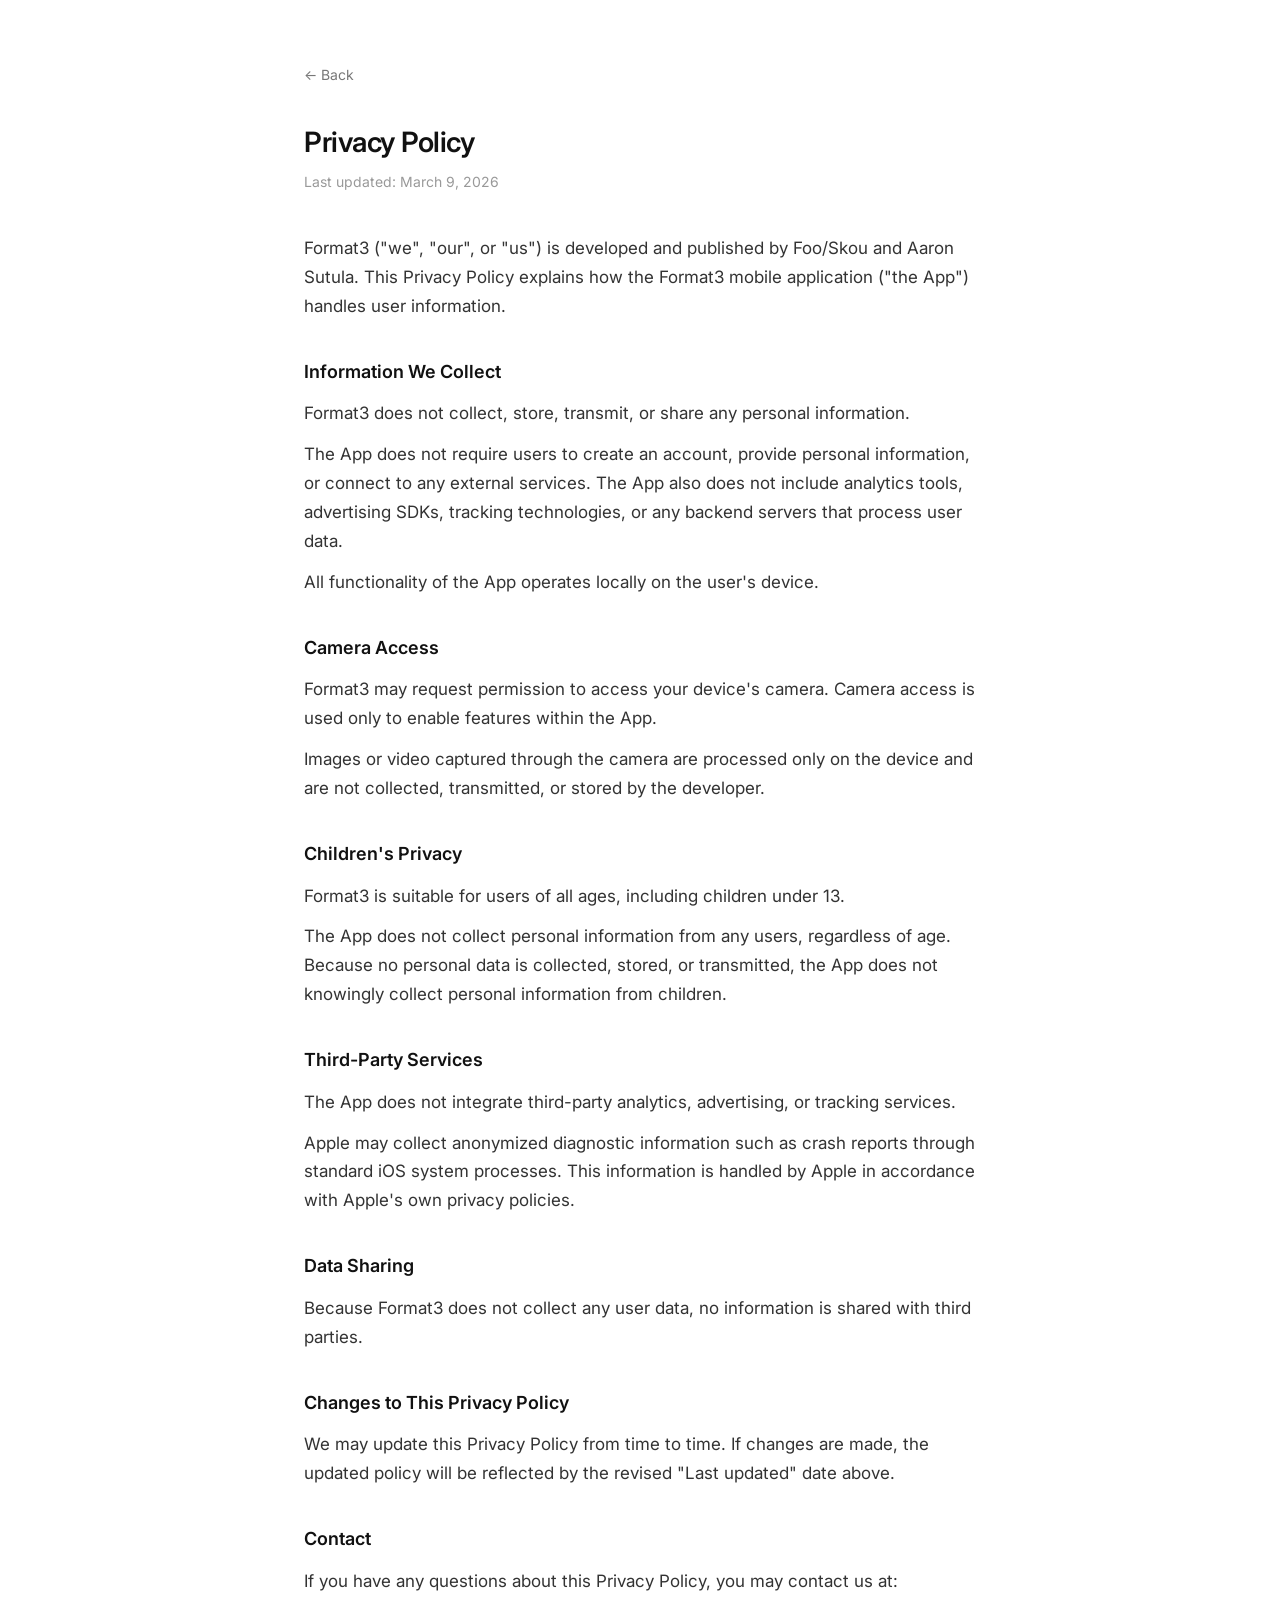
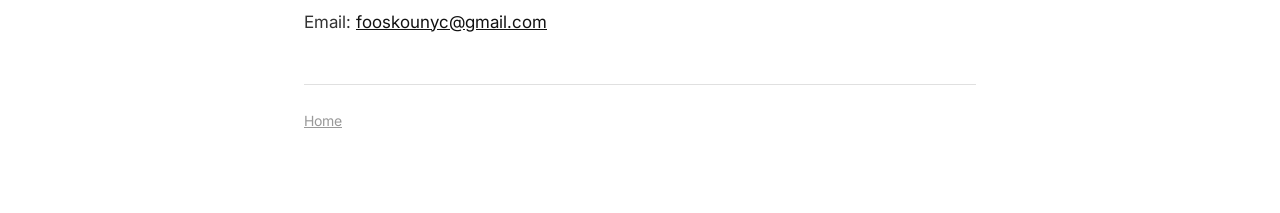
<file: privacy.html>
<!DOCTYPE html>
<html lang="en">
<head>
  <meta charset="UTF-8">
  <meta name="viewport" content="width=device-width, initial-scale=1.0">
  <title>Privacy Policy — Format 3</title>
  <link rel="preconnect" href="https://fonts.googleapis.com">
  <link rel="preconnect" href="https://fonts.gstatic.com" crossorigin>
  <link href="https://fonts.googleapis.com/css2?family=Inter:wght@400;600&display=swap" rel="stylesheet">
  <link rel="stylesheet" href="style.css">
</head>
<body>
  <div class="container">
    <a href="index.html" class="back-link">&larr; Back</a>

    <section class="policy">
      <h1>Privacy Policy</h1>
      <p class="last-updated">Last updated: March 9, 2026</p>

      <p class="preamble">Format3 ("we", "our", or "us") is developed and published by Foo/Skou and Aaron Sutula. This Privacy Policy explains how the Format3 mobile application ("the App") handles user information.</p>

      <h2>Information We Collect</h2>
      <p>Format3 does not collect, store, transmit, or share any personal information.</p>
      <p>The App does not require users to create an account, provide personal information, or connect to any external services. The App also does not include analytics tools, advertising SDKs, tracking technologies, or any backend servers that process user data.</p>
      <p>All functionality of the App operates locally on the user's device.</p>

      <h2>Camera Access</h2>
      <p>Format3 may request permission to access your device's camera. Camera access is used only to enable features within the App.</p>
      <p>Images or video captured through the camera are processed only on the device and are not collected, transmitted, or stored by the developer.</p>

      <h2>Children's Privacy</h2>
      <p>Format3 is suitable for users of all ages, including children under 13.</p>
      <p>The App does not collect personal information from any users, regardless of age. Because no personal data is collected, stored, or transmitted, the App does not knowingly collect personal information from children.</p>

      <h2>Third-Party Services</h2>
      <p>The App does not integrate third-party analytics, advertising, or tracking services.</p>
      <p>Apple may collect anonymized diagnostic information such as crash reports through standard iOS system processes. This information is handled by Apple in accordance with Apple's own privacy policies.</p>

      <h2>Data Sharing</h2>
      <p>Because Format3 does not collect any user data, no information is shared with third parties.</p>

      <h2>Changes to This Privacy Policy</h2>
      <p>We may update this Privacy Policy from time to time. If changes are made, the updated policy will be reflected by the revised "Last updated" date above.</p>

      <h2>Contact</h2>
      <p>If you have any questions about this Privacy Policy, you may contact us at:</p>
      <p>Email: <a href="mailto:fooskounyc@gmail.com" class="contact-email">fooskounyc@gmail.com</a></p>
    </section>

    <footer class="site-footer" style="margin-top: 48px;">
      <nav>
        <a href="index.html">Home</a>
      </nav>
    </footer>
  </div>
</body>
</html>
</file>
<file: style.css>
* {
  margin: 0;
  padding: 0;
  box-sizing: border-box;
}

body {
  font-family: 'Inter', -apple-system, BlinkMacSystemFont, 'Segoe UI', sans-serif;
  background: #fff;
  color: #111;
  line-height: 1.7;
  font-size: 17px;
  -webkit-font-smoothing: antialiased;
}

a {
  color: #111;
}

.container {
  max-width: 720px;
  margin: 0 auto;
  padding: 60px 24px 80px;
}

/* Landing page */

.site-header {
  display: flex;
  justify-content: space-between;
  align-items: flex-start;
  margin-bottom: 48px;
}

.site-header h1 {
  font-size: 32px;
  font-weight: 600;
  letter-spacing: -0.5px;
  margin-bottom: 8px;
}

.site-header .subtitle {
  font-size: 15px;
  color: #777;
  font-weight: 400;
}

.hero-image {
  width: 100%;
  margin-bottom: 48px;
}

.hero-image img {
  width: 100%;
  display: block;
}

.intro {
  margin-bottom: 48px;
}

.intro p {
  margin-bottom: 1em;
}

.app-store-badge {
  display: inline-block;
}

.app-store-badge img {
  height: 44px;
}

.float-right {
  float: right;
  width: 45%;
  margin: 40px 0 20px 24px;
}

.float-left {
  float: left;
  width: 45%;
  margin: 40px 24px 20px 0;
}

.interview {
  margin-bottom: 48px;
  overflow: hidden;
}

.interview .interview-intro {
  color: #777;
  font-style: italic;
  margin-bottom: 0;
}

.interview .question {
  font-weight: 600;
  margin-bottom: 12px;
  margin-top: 40px;
}

.interview .question:first-child {
  margin-top: 0;
}

.interview .answer {
  color: #333;
  margin-bottom: 0;
}

.bottom-image {
  width: 100%;
  margin-bottom: 48px;
}

.bottom-image img {
  width: 100%;
  display: block;
}

.site-footer {
  border-top: 1px solid #e0e0e0;
  padding-top: 24px;
  font-size: 14px;
  color: #999;
}

.site-footer a {
  color: #999;
}

.site-footer a:hover {
  color: #111;
}

.site-footer nav {
  display: flex;
  gap: 24px;
}

/* Privacy page */

.back-link {
  display: inline-block;
  font-size: 14px;
  color: #777;
  text-decoration: none;
  margin-bottom: 32px;
}

.back-link:hover {
  color: #111;
}

.policy h1 {
  font-size: 28px;
  font-weight: 600;
  letter-spacing: -0.5px;
  margin-bottom: 4px;
}

.policy .last-updated {
  font-size: 14px;
  color: #999;
  margin-bottom: 40px;
}

.policy .preamble {
  margin-bottom: 32px;
  color: #333;
}

.policy h2 {
  font-size: 18px;
  font-weight: 600;
  margin-top: 36px;
  margin-bottom: 12px;
}

.policy p {
  margin-bottom: 12px;
  color: #333;
}

.policy .contact-email {
  color: #111;
}

@media (max-width: 600px) {
  body {
    font-size: 16px;
  }

  .container {
    padding: 40px 20px 60px;
  }

  .site-header h1 {
    font-size: 26px;
  }

  .float-right,
  .float-left {
    float: none;
    width: 100%;
    margin: 24px 0;
  }

  .policy h1 {
    font-size: 24px;
  }
}
</file>
